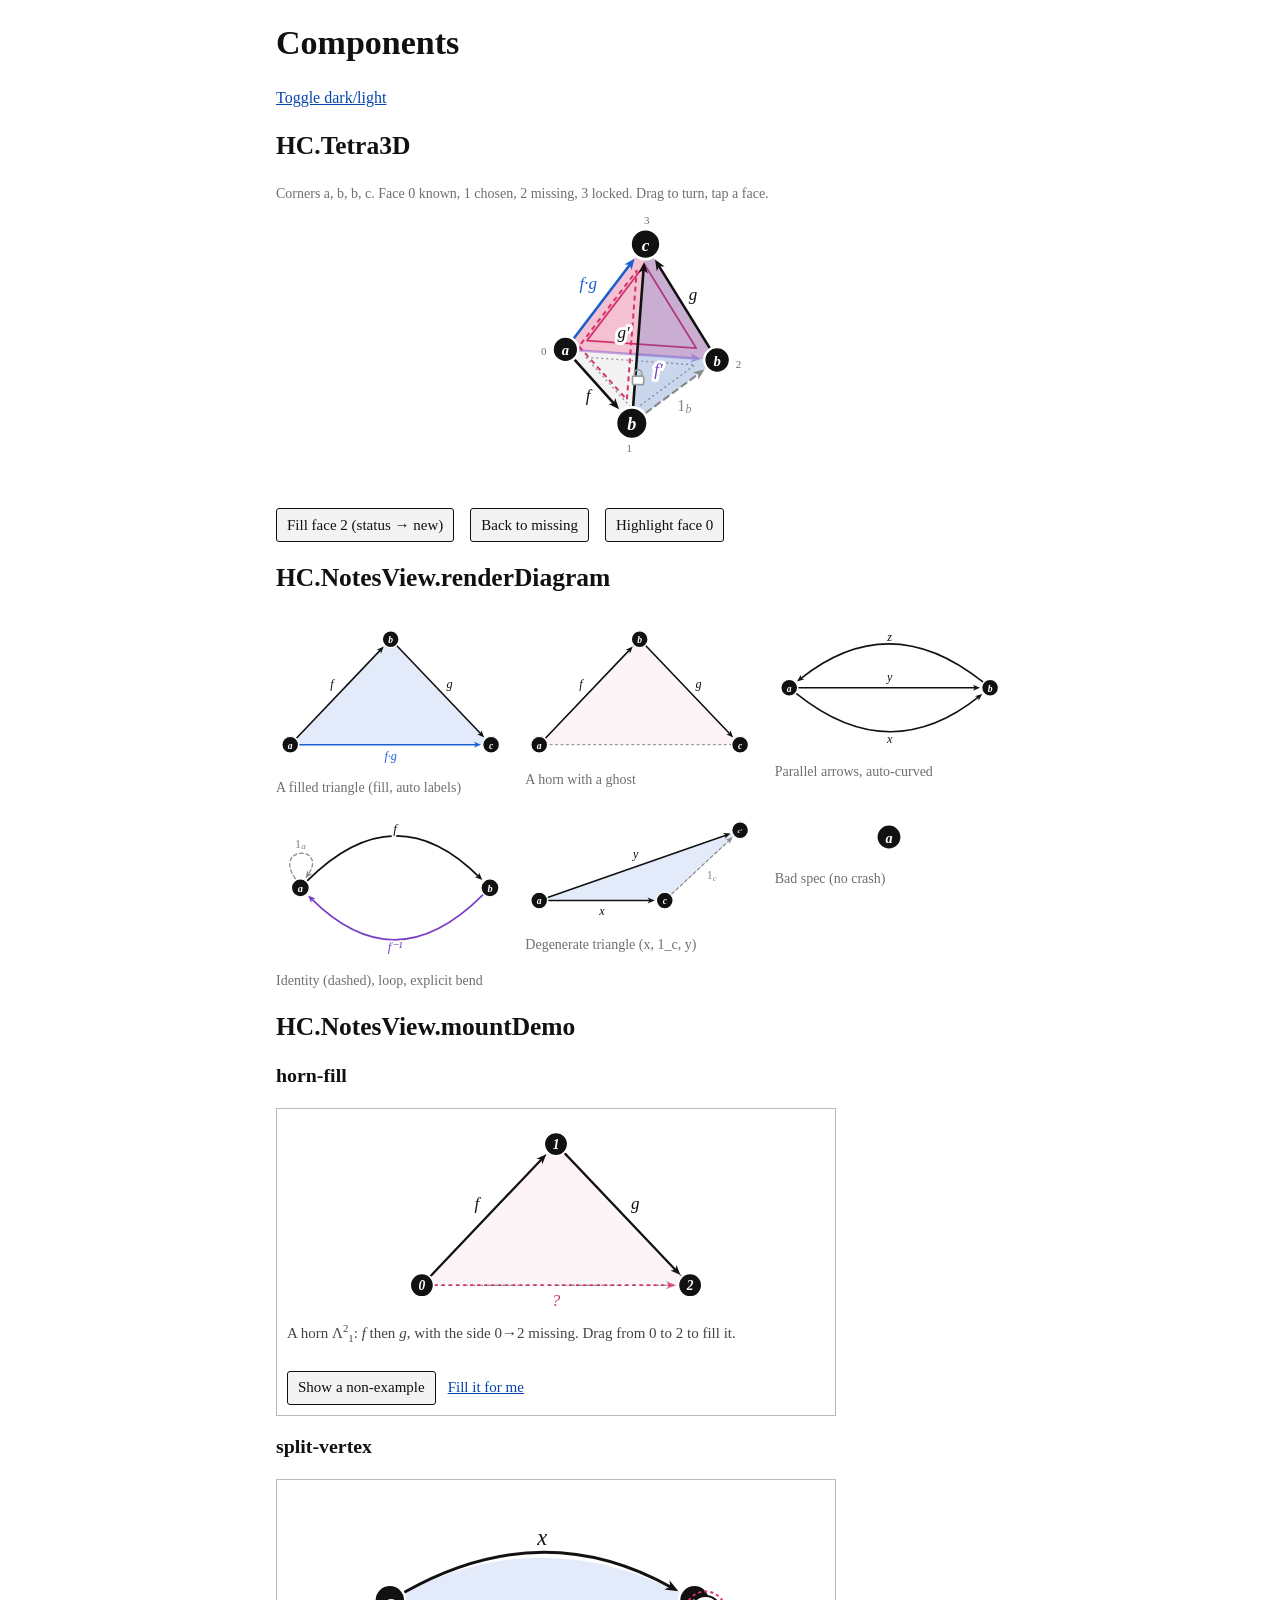
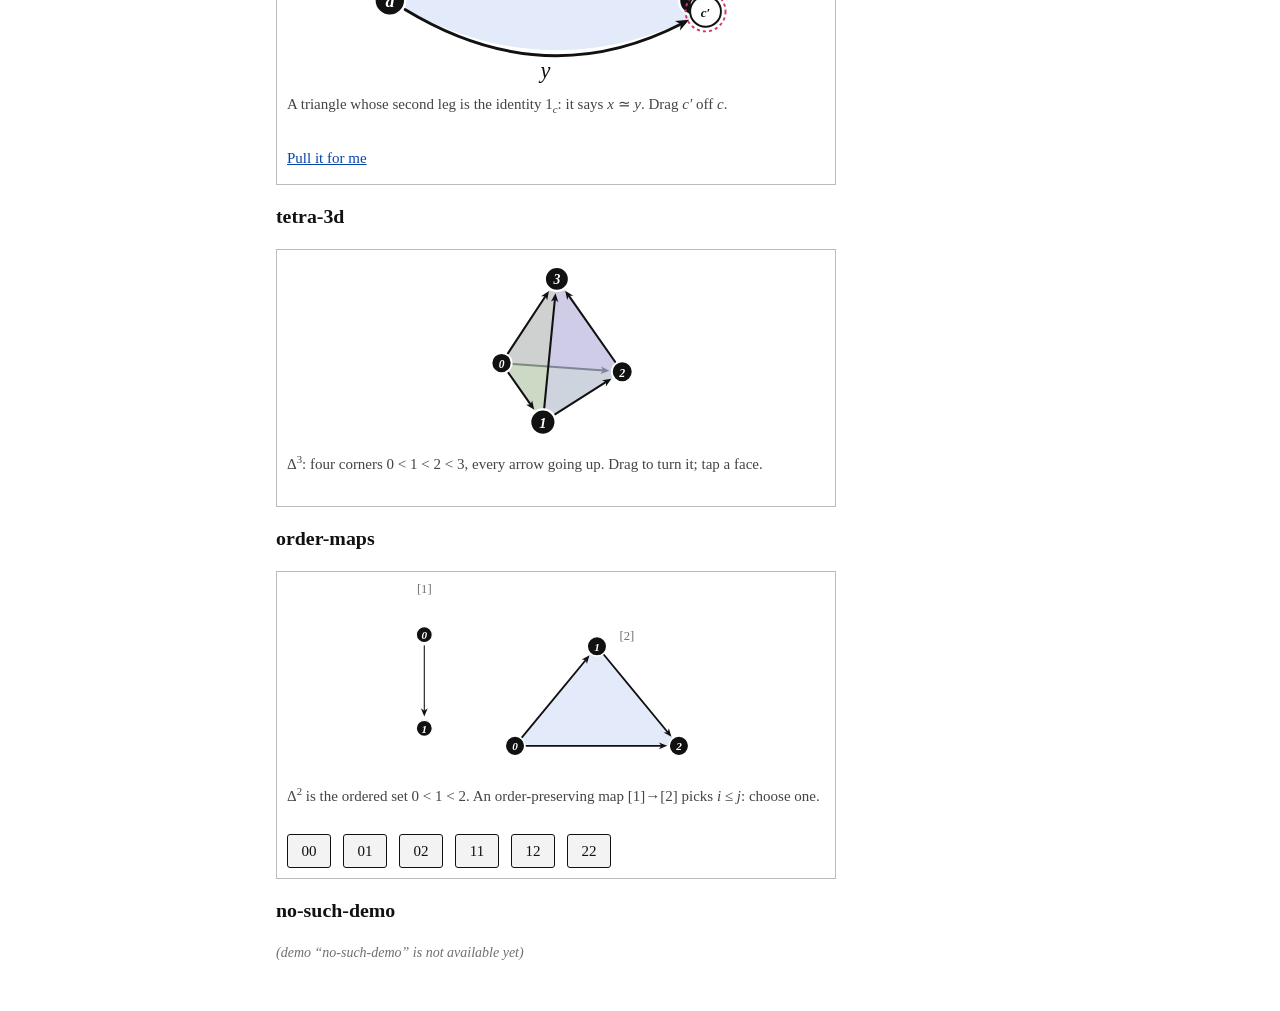
<file: components-demo.html>
<!doctype html>
<html lang="en">
<head>
<meta charset="utf-8">
<meta name="viewport" content="width=device-width, initial-scale=1">
<title>Hornfiller components</title>
<link rel="stylesheet" href="style.css">
<link rel="stylesheet" href="components.css">
<style>
  .cd-wrap h2 { overflow-wrap: anywhere; }
  .cd-wrap { max-width: 760px; margin: 0 auto; padding: 0 16px 40px; }
  .cd-row { display: flex; flex-wrap: wrap; gap: 8px 16px; align-items: center; }
  .cd-grid { display: grid; grid-template-columns: repeat(auto-fill, minmax(220px, 1fr)); gap: 8px 20px; }
  .cd-grid figure { margin: 0; }
  .cd-grid figcaption { font-size: 14px; color: var(--muted); }
  #t3-log { font-size: 14px; color: var(--muted); min-height: 1.5em; }
</style>
</head>
<body>
<div class="cd-wrap">
  <h1>Components</h1>
  <p class="cd-row"><button class="linklike" type="button" id="theme">Toggle dark/light</button></p>

  <h2>HC.Tetra3D</h2>
  <p class="muted">Corners a, b, b, c. Face 0 known, 1 chosen, 2 missing, 3 locked. Drag to turn, tap a face.</p>
  <div id="t3"></div>
  <p id="t3-log" aria-live="polite"></p>
  <p class="cd-row">
    <button class="mini" type="button" id="fill">Fill face 2 (status → new)</button>
    <button class="mini" type="button" id="unfill">Back to missing</button>
    <button class="mini" type="button" id="hl">Highlight face 0</button>
  </p>

  <h2>HC.NotesView.renderDiagram</h2>
  <div class="cd-grid" id="diagrams"></div>

  <h2>HC.NotesView.mountDemo</h2>
  <div id="demos"></div>
</div>
<script src="tetra3d.js"></script>
<script src="notesview.js"></script>
<script>
(function () {
  var root = document.documentElement;
  document.getElementById('theme').onclick = function () {
    var dark = root.getAttribute('data-theme') === 'dark' || (!root.getAttribute('data-theme') && matchMedia('(prefers-color-scheme: dark)').matches);
    root.setAttribute('data-theme', dark ? 'light' : 'dark');
  };

  var log = document.getElementById('t3-log');
  var model = {
    corners: [{ label: 'a' }, { label: 'b' }, { label: 'b' }, { label: 'c' }],
    edges: [
      { i: 0, j: 1, label: 'f', kind: 'given' },
      { i: 1, j: 2, label: '1_b', kind: 'identity' },
      { i: 2, j: 3, label: 'g', kind: 'given' },
      { i: 0, j: 2, label: 'f′', kind: 'solved' },
      { i: 1, j: 3, label: 'g′', kind: 'given' },
      { i: 0, j: 3, label: 'f·g', kind: 'composite' }
    ],
    faces: [
      { index: 0, status: 'known', label: '1_b·g ≃ g′' },
      { index: 1, status: 'chosen', label: 'f′·g ≃ f·g' },
      { index: 2, status: 'missing', label: 'f·g′ ≃ f·g' },
      { index: 3, status: 'locked', label: 'f ≃ f′' }
    ]
  };
  var hl = null;
  var t3 = HC.Tetra3D.mount(document.getElementById('t3'), model, {
    size: 300,
    onFaceClick: function (k) { var h = HC.Tetra3D.hornName(k); log.textContent = 'clicked face ' + k + ' — ' + h.plain + ' (tex ' + h.tex + ')'; },
    onFaceHover: function (k) { log.textContent = k == null ? '' : 'hover face ' + k; }
  });
  function setFace2(st) { model.faces[2].status = st; t3.update(model); }
  document.getElementById('fill').onclick = function () { setFace2('new'); };
  document.getElementById('unfill').onclick = function () { setFace2('missing'); };
  document.getElementById('hl').onclick = function () { hl = hl === 0 ? null : 0; t3.highlight(hl); };

  var D = [
    ['A filled triangle (fill, auto labels)', {
      dots: [{ id: 'a', label: 'a', x: 10, y: 50 }, { id: 'b', label: 'b', x: 50, y: 8 }, { id: 'c', label: 'c', x: 90, y: 50 }],
      arrows: [{ from: 'a', to: 'b', label: 'f' }, { from: 'b', to: 'c', label: 'g' }, { from: 'a', to: 'c', label: 'f·g', kind: 'composite' }],
      fills: [['a', 'b', 'c']] }],
    ['A horn with a ghost', {
      dots: [{ id: 'a', label: 'a', x: 10, y: 50 }, { id: 'b', label: 'b', x: 50, y: 8 }, { id: 'c', label: 'c', x: 90, y: 50 }],
      arrows: [{ from: 'a', to: 'b', label: 'f' }, { from: 'b', to: 'c', label: 'g' }],
      ghost: [['a', 'b', 'c']] }],
    ['Parallel arrows, auto-curved', {
      dots: [{ id: 'a', label: 'a', x: 10, y: 30 }, { id: 'b', label: 'b', x: 90, y: 30 }],
      arrows: [{ from: 'a', to: 'b', label: 'x' }, { from: 'a', to: 'b', label: 'y' }, { from: 'b', to: 'a', label: 'z' }] }],
    ['Identity (dashed), loop, explicit bend', {
      dots: [{ id: 'a', label: 'a', x: 15, y: 45 }, { id: 'b', label: 'b', x: 85, y: 45 }],
      arrows: [{ from: 'a', to: 'a', label: '1_a', dashed: true }, { from: 'a', to: 'b', label: 'f', bend: 0.25 }, { from: 'b', to: 'a', label: 'f⁻¹', bend: 0.25, kind: 'solved' }] }],
    ['Degenerate triangle (x, 1_c, y)', {
      dots: [{ id: 'a', label: 'a', x: 10, y: 40 }, { id: 'c', label: 'c', x: 60, y: 40 }, { id: 'c2', label: 'c′', x: 90, y: 12 }],
      arrows: [{ from: 'a', to: 'c', label: 'x' }, { from: 'c', to: 'c2', label: '1_c', dashed: true }, { from: 'a', to: 'c2', label: 'y' }],
      fills: [['a', 'c', 'c2']] }],
    ['Bad spec (no crash)', { dots: [{ id: 'a', x: 50, y: 30 }], arrows: [{ from: 'a', to: 'zz', label: 'q' }], fills: [['a', 'b', 'c']] }]
  ];
  var grid = document.getElementById('diagrams');
  D.forEach(function (d) {
    var fig = document.createElement('figure');
    fig.appendChild(HC.NotesView.renderDiagram(d[1]));
    var c = document.createElement('figcaption'); c.textContent = d[0]; fig.appendChild(c);
    grid.appendChild(fig);
  });

  var demos = document.getElementById('demos');
  ['horn-fill', 'split-vertex', 'tetra-3d', 'order-maps', 'no-such-demo'].forEach(function (id) {
    var h = document.createElement('h3'); h.textContent = id; demos.appendChild(h);
    HC.NotesView.mountDemo(demos, id);
  });
})();
</script>
</body>
</html>
</file>
<file: style.css>
/* Hornfiller. Plain page, the drawing does the talking. */
:root {
  --bg: #fff;
  --paper: #fff;
  --paper-2: #f3f3f3;
  --ink: #111;
  --ink-soft: #444;
  --muted: #6f6f6f;
  --line: #bbb;
  --accent: #d6336c;
  --accent-ink: #fff;
  --accent-soft: #fde7ef;
  --hi: #f5b700;
  --hi-soft: #fff4c7;
  --ok: #18794e;
  --ok-soft: #e3f4ea;
  --warn: #b3261e;
  --link: #0645ad;
  --k-given: #111;
  --k-composite: #1a5fd0;
  --k-solved: #7a3fc4;
  --k-identity: #8a8a8a;
  --tri0: #1a5fd0;
  --tri1: #d6336c;
  --tri2: #18794e;
  --tri3: #b98500;
  --tri-op: 0.12;
  --vol: #6a3fc0;              /* the faces of a solid */
  --dot: #111;
  --dot-ink: #fff;
  --halo: #fff;
  --locked: #999;
  --font-math: KaTeX_Math, "Cambria Math", Cambria, "STIX Two Math", "Times New Roman", serif;
  --font-up: KaTeX_Main, Cambria, "Times New Roman", serif;
}
@media (prefers-color-scheme: dark) {
  :root:not([data-theme="light"]) {
    --bg: #161616; --paper: #161616; --paper-2: #262626; --ink: #eee; --ink-soft: #c4c4c4; --muted: #949494;
    --line: #555; --accent: #ff7aa8; --accent-ink: #111; --accent-soft: #3a1c27;
    --hi: #ffd43b; --hi-soft: #3b3311; --ok: #69db9c; --ok-soft: #14301f; --warn: #ff8a80; --link: #8ab4f8;
    --k-given: #eee; --k-composite: #7cb4ff; --k-solved: #c9a3ff; --k-identity: #8c8c8c;
    --tri0: #7cb4ff; --tri1: #ff7aa8; --tri2: #69db9c; --tri3: #ffd43b; --tri-op: 0.16; --vol: #c9a3ff;
    --dot: #eee; --dot-ink: #161616; --halo: #161616; --locked: #777;
  }
}
:root[data-theme="dark"] {
  --bg: #161616; --paper: #161616; --paper-2: #262626; --ink: #eee; --ink-soft: #c4c4c4; --muted: #949494;
  --line: #555; --accent: #ff7aa8; --accent-ink: #111; --accent-soft: #3a1c27;
  --hi: #ffd43b; --hi-soft: #3b3311; --ok: #69db9c; --ok-soft: #14301f; --warn: #ff8a80; --link: #8ab4f8;
  --k-given: #eee; --k-composite: #7cb4ff; --k-solved: #c9a3ff; --k-identity: #8c8c8c;
  --tri0: #7cb4ff; --tri1: #ff7aa8; --tri2: #69db9c; --tri3: #ffd43b; --tri-op: 0.16; --vol: #c9a3ff;
  --dot: #eee; --dot-ink: #161616; --halo: #161616; --locked: #777;
}

*, *::before, *::after { box-sizing: border-box; }
html { -webkit-text-size-adjust: 100%; }
body { margin: 0; background: var(--bg); color: var(--ink); font: 17px/1.5 Georgia, "Times New Roman", serif; overflow-x: hidden; }
a { color: var(--link); }
a:hover { color: var(--accent); }
button { font: inherit; color: inherit; cursor: pointer; }
button:disabled { cursor: default; opacity: .5; }
:focus-visible { outline: 2px solid var(--link); outline-offset: 2px; }
.sr-only { position: absolute; width: 1px; height: 1px; overflow: hidden; clip: rect(0 0 0 0); white-space: nowrap; }
[hidden] { display: none !important; }
svg { display: block; }
h1, h2, h3 { font-weight: bold; line-height: 1.2; }
.note, .muted { color: var(--muted); font-size: 14px; }

/* math: KaTeX at body size, no boxes. Fallback (.mf) is plain serif italic. */
.katex { font-size: 1.05em; }
.katex-display { margin: .3em 0; }
.mf { font-family: var(--font-math); font-style: normal; white-space: nowrap; }
.mf i { font-style: italic; }
.mf .up { font-family: var(--font-up); font-style: normal; padding: 0 .08em; }
.mf sub, .mf sup { font-size: .7em; }

/* buttons: link-ish, plain, and the one you should press */
.ghost, .linklike { background: none; border: 0; padding: 0; color: var(--link); text-decoration: underline; font-size: 16px; }
.ghost:hover, .linklike:hover { color: var(--accent); }
.ghost.icon { text-decoration: none; display: inline-grid; place-items: center; width: 32px; height: 32px; }
.ghost.icon svg { width: 16px; height: 16px; fill: none; stroke: currentColor; stroke-width: 2; }
.ghost.icon svg .half { fill: currentColor; stroke: none; }
.ghost.mode b { color: var(--ink); }
.btn, .tool, .mini {
  display: inline-flex; align-items: center; gap: 6px;
  background: var(--paper-2); border: 1px solid var(--ink); border-radius: 3px; padding: 4px 12px; font-size: 16px; min-height: 36px;
}
.btn:hover:not(:disabled), .tool:hover, .mini:hover { background: var(--hi-soft); }
.btn:active:not(:disabled), .tool:active, .mini:active { transform: translateY(1px); }
.btn.primary { background: var(--ink); color: var(--bg); font-weight: bold; }
.btn.primary:hover { background: var(--accent); border-color: var(--accent); color: var(--accent-ink); }
.kbd { font: 12px ui-monospace, Consolas, monospace; font-weight: normal; opacity: .7; border: 1px solid currentColor; border-radius: 3px; padding: 0 4px; }
.mini { font-size: 15px; padding: 2px 10px; min-height: 34px; }

/* page frame */
.topbar, main, .foot { max-width: 1040px; margin: 0 auto; padding-left: 16px; padding-right: 16px; }
.topbar { display: flex; align-items: center; justify-content: space-between; gap: 12px; padding-top: 10px; padding-bottom: 6px; border-bottom: 1px solid var(--line); }
.brand { display: inline-flex; align-items: center; gap: 8px; background: none; border: 0; padding: 0; min-height: 32px; }
.logo { width: 22px; height: 22px; overflow: visible; }
.logo circle { fill: var(--ink); }
.logo-side { fill: none; stroke: var(--ink); stroke-width: 3; stroke-linejoin: round; }
.logo-miss { stroke: var(--accent); stroke-width: 3; stroke-dasharray: 3 4; stroke-linecap: round; animation: march 1.6s linear infinite; }
@keyframes march { to { stroke-dashoffset: -14; } }
.brand-name { font-weight: bold; font-size: 18px; }
.brand-name b { color: var(--accent); }
.top-actions { display: flex; align-items: center; gap: 14px; }
.screen { padding-bottom: 28px; }

/* map: it's a list */
#screen-map h1 { font-size: 30px; margin: 22px 0 6px; }
.lede { margin: 0 0 8px; padding-left: 22px; max-width: 640px; }
.progress { margin: 0; color: var(--muted); font-size: 15px; }
.worlds { max-width: 640px; }
.world { margin-top: 20px; }
.world h3 { margin: 0; font-size: 21px; }
.wnum { color: var(--muted); font-weight: normal; }
.wcount { color: var(--muted); font-weight: normal; font-size: 14px; }
.blurb { margin: 2px 0 0; color: var(--ink-soft); font-size: 16px; }
.path { margin: 6px 0 0; padding-left: 30px; }
.path li { padding: 1px 0; color: var(--muted); }
.path li::marker { font-size: 14px; }
.node { background: none; border: 0; padding: 4px 0; color: var(--link); text-decoration: underline; text-align: left; min-height: 32px; }
.node:hover { color: var(--accent); }
.path li.locked .node { color: var(--locked); text-decoration: none; cursor: not-allowed; }
.path li.current .node { font-weight: bold; }
.mark { display: inline-block; vertical-align: middle; color: var(--ok); }
.mark svg { width: 15px; height: 15px; stroke: currentColor; stroke-width: 2.6; stroke-linecap: round; stroke-linejoin: round; }
.star { color: var(--hi); margin-left: 2px; }
.bossmark { font-size: 12px; color: var(--accent); border: 1px solid var(--accent); border-radius: 3px; padding: 0 4px; font-style: italic; vertical-align: 1px; }
.here { color: var(--accent); font-size: 15px; }
.ending-link { margin-top: 20px; }

/* play */
.play-head { display: flex; flex-wrap: wrap; align-items: baseline; gap: 4px 14px; padding: 12px 0 2px; }
.back { flex: 0 0 auto; min-height: 32px; }
.play-head h2 { margin: 0; font-size: 26px; overflow-wrap: anywhere; }
.tag { font-size: 14px; color: var(--muted); }
.bullets { margin: 4px 0 10px; padding-left: 22px; max-width: 680px; }
.bullets li { margin: 0; }
.bullets.formal { list-style: none; padding-left: 0; font-style: italic; }
/* the task sits above the board, in the middle column */
.col-main .bullets { margin: 0 0 6px; padding-left: 0; max-width: none; font-size: 18px; line-height: 1.4; }
.play-grid { display: grid; grid-template-columns: minmax(0, 1fr) 290px; gap: 24px; align-items: start; }
.col-main, .col-side { min-width: 0; }
.col-side { display: grid; gap: 16px; align-content: start; position: sticky; top: 10px; max-height: calc(100vh - 20px); overflow-y: auto; overscroll-behavior: contain; }

.toolbar { display: flex; flex-wrap: wrap; gap: 6px; align-items: center; }
.tool { min-height: 40px; padding: 4px 10px 4px 7px; }
.tool svg { width: 20px; height: 20px; flex: 0 0 auto; stroke: currentColor; stroke-width: 1.8; stroke-linecap: round; stroke-linejoin: round; }
.tool svg circle { fill: currentColor; stroke: none; }
.tool.active, .tool.active:hover { background: var(--ink); color: var(--bg); }
.tool.newtool { animation: toolPulse 1.2s ease-out 1; }
@keyframes toolPulse { 0% { box-shadow: 0 0 0 0 var(--accent); } 100% { box-shadow: 0 0 0 9px transparent; } }
.tool-sep { width: 1px; height: 26px; background: var(--line); margin: 0 4px; }
.toolhint { display: flex; flex-wrap: wrap; align-items: center; gap: 4px 10px; min-height: 40px; font-size: 16px; padding: 4px 0; color: var(--ink-soft); }
.toolhint .say.muted { font-size: 15px; }
.chips { display: inline-flex; flex-wrap: wrap; gap: 6px; }
.chip { font-size: 16px; padding: 0 8px; border: 1px solid var(--accent); border-radius: 3px; color: var(--ink); }
.opt { font-size: 16px; }

/* win panel: small, above the board, never over it */
.winbox { border: 1px solid var(--ok); border-left-width: 5px; padding: 6px 12px 8px; margin: 8px 0 0; background: var(--ok-soft); }
.winbox.in { animation: winIn .28s cubic-bezier(.2, 1.4, .4, 1) both; }
@keyframes winIn { from { opacity: 0; transform: translateY(6px); } }
.winbox p { margin: 0; }
.winbox ul { margin: 4px 0 4px; padding-left: 20px; }
.win-h b { color: var(--ok); font-size: 19px; }
.win-act { margin-top: 6px !important; display: flex; flex-wrap: wrap; gap: 8px; }
.term { font-size: 15px; }
.proof { font-size: 15px; margin: 4px 0; color: var(--ink-soft); }
.qed { color: var(--ok); }

/* board */
.board-wrap { position: relative; border: 1px solid var(--ink); background: var(--paper); overflow: hidden; }
.board-wrap.won { animation: wonFlash .7s ease-out; }
@keyframes wonFlash { 0% { box-shadow: 0 0 0 0 var(--ok); border-color: var(--ok); } 100% { box-shadow: 0 0 0 10px transparent; } }
#board { width: 100%; height: auto; max-height: 64vh; min-height: 200px; touch-action: manipulation; user-select: none; -webkit-user-select: none; -webkit-tap-highlight-color: transparent; }
#board.placing { cursor: crosshair; }
.board-bg { fill: transparent; }
.board-empty { fill: var(--muted); font: italic 30px Georgia, serif; }

.edge { cursor: pointer; outline: none; transition: opacity .2s; }
.edge .hit { fill: none; stroke: transparent; stroke-width: 60; }
.edge .line { fill: none; stroke-width: 3.5; stroke-linecap: round; transition: stroke .15s, stroke-width .15s; }
.edge.k-given .line { stroke: var(--k-given); }
.edge.k-composite .line { stroke: var(--k-composite); }
.edge.k-solved .line { stroke: var(--k-solved); }
.edge.k-identity .line { stroke: var(--k-identity); stroke-dasharray: 9 7; stroke-width: 3; }
.ah { stroke: none; }
.ah-given { fill: var(--k-given); }
.ah-composite { fill: var(--k-composite); }
.ah-solved { fill: var(--k-solved); }
.ah-identity { fill: var(--k-identity); }
.ah-sel { fill: var(--accent); }
.ah-hi { fill: var(--hi); }
.elabel { font-family: var(--font-math); font-style: italic; fill: var(--ink); paint-order: stroke; stroke: var(--halo); stroke-width: 9px; stroke-linejoin: round; }
.elabel .sub { font-size: 70%; font-style: italic; }
.edge.k-composite .elabel { fill: var(--k-composite); }
.edge.k-solved .elabel { fill: var(--k-solved); }
.edge.k-identity .elabel { fill: var(--k-identity); font-family: var(--font-up); font-style: normal; }
.edge.k-identity .elabel .sub { font-family: var(--font-math); font-style: italic; }
.iso { font: 26px var(--font-up); fill: var(--ink); paint-order: stroke; stroke: var(--halo); stroke-width: 8px; pointer-events: none; }
.edge:hover .line, .edge:focus-visible .line { stroke-width: 6; }
.edge:focus-visible .elabel { text-decoration: underline; }
.edge.hi .line { stroke: var(--hi); stroke-width: 6.5; }
.edge.sel .line { stroke: var(--accent); stroke-width: 7; stroke-dasharray: none; }
.edge.sel .elabel { fill: var(--accent); font-weight: 700; }
.edge.dim { opacity: .35; }
.edge.pulse .line { animation: linePulse 1.3s ease-in-out infinite; }
@keyframes linePulse { 50% { stroke: var(--accent); stroke-width: 7; } }
.edge.shake { animation: shakeX .38s ease-in-out; }

.tri { stroke: none; pointer-events: none; fill-opacity: var(--tri-op); transition: fill-opacity .2s; }
.tri.tc0 { fill: var(--tri0); } .tri.tc1 { fill: var(--tri1); } .tri.tc2 { fill: var(--tri2); } .tri.tc3 { fill: var(--tri3); }
.tri.hi, .tri.sel { fill: var(--hi); fill-opacity: .4; }
.tet { fill: url(#hatch); stroke: none; pointer-events: none; }
.hatch-line { stroke: var(--ink); stroke-width: 1.4; stroke-opacity: .28; }
.tet.fresh { animation: fadeIn .6s ease-out both; }

.vert { cursor: pointer; outline: none; }
.vert.dim { opacity: .35; }
.vhit { fill: transparent; }
.vring { fill: none; stroke: transparent; stroke-width: 3; }
.vdot { fill: var(--dot); stroke: var(--paper); stroke-width: 3; transition: fill .15s; }
.vlabel { fill: var(--dot-ink); font: italic 700 25px var(--font-math); pointer-events: none; }
.vlabel .sub { font-size: 70%; }
.vert:hover .vring, .vert:focus-visible .vring { stroke: var(--muted); stroke-dasharray: 4 4; }
.vert.sel .vdot { fill: var(--accent); }
.vert.sel .vring { stroke: var(--accent); }
.vert.sel .vlabel { fill: var(--accent-ink); }
.vert.pulse .vring { stroke: var(--accent); animation: ringPulse 1.3s ease-in-out infinite; transform-box: fill-box; transform-origin: center; }
@keyframes ringPulse { 50% { transform: scale(1.25); opacity: .4; } }
.vbody.shake { animation: shakeX .38s ease-in-out; }
#board.big .vlabel { font-size: 34px; }
#board.big .iso { font-size: 36px; }
#board.big .edge .line { stroke-width: 5; }
#board.big .edge.k-identity .line { stroke-width: 4; }
#board.big .edge.hi .line { stroke-width: 8.5; }
#board.big .edge.sel .line { stroke-width: 9; }
#board.big .edge .hit { stroke-width: 80; }
#board.big .ptag text { font-size: 22px; }
.ptag circle { fill: var(--accent); stroke: var(--halo); stroke-width: 3; }
.ptag text { fill: var(--accent-ink); font: 700 17px sans-serif; }

/* new things draw themselves */
.edge.fresh { animation: fadeIn .4s ease-out both; }
.edge.fresh .line.draw { stroke-dasharray: 1; stroke-dashoffset: 1; animation: draw .5s ease-out forwards; }
.edge.fresh .elabel { animation: popIn .35s cubic-bezier(.3, 1.6, .5, 1) .3s both; transform-box: fill-box; transform-origin: center; }
.tri.fresh { animation: triIn .8s ease-out both; }
.vbody.fresh { animation: popIn .35s cubic-bezier(.3, 1.6, .5, 1) both; transform-box: fill-box; transform-origin: center; }
.peeled { pointer-events: none; animation: fallAway .9s cubic-bezier(.5, 0, .9, .6) forwards; transform-box: view-box; }
@keyframes fallAway { 0% { opacity: 1; transform: none; } 100% { opacity: 0; transform: translateY(260px) rotate(4deg); } }
@keyframes draw { to { stroke-dashoffset: 0; } }
@keyframes fadeIn { from { opacity: 0; } }
@keyframes popIn { from { opacity: 0; transform: scale(.4); } }
@keyframes triIn { 0% { fill-opacity: 0; } 40% { fill-opacity: .45; } 100% { fill-opacity: var(--tri-op); } }
@keyframes shakeX { 20% { transform: translateX(-7px); } 45% { transform: translateX(6px); } 70% { transform: translateX(-3px); } 90% { transform: translateX(1px); } }

.under { display: flex; flex-wrap: wrap; justify-content: space-between; align-items: center; gap: 4px 12px; margin-top: 4px; min-height: 28px; }
.moves { font-size: 14px; color: var(--muted); }
.moves.over { color: var(--ink-soft); }
.skel { display: inline-flex; align-items: center; gap: 4px; }
.seg { background: none; border: 1px solid var(--line); border-radius: 3px; padding: 0 8px; min-height: 30px; font-size: 15px; }
.seg[aria-pressed="true"] { border-color: var(--ink); background: var(--paper-2); }

.actions { display: flex; flex-wrap: wrap; gap: 6px; margin-top: 8px; }
.spacer { flex: 1 1 auto; }
.toolbar.shake, .btn.shake { animation: shakeX .38s ease-in-out; }
.hints { margin: 10px 0 0; padding-left: 24px; max-width: 640px; }
.hints li { margin-bottom: 4px; background: var(--hi-soft); padding: 2px 6px; animation: fadeIn .3s ease-out both; }

/* side: goal, rulebook and facts are just lists */
.panel { min-width: 0; }
.panel h3 { margin: 0 0 6px; font-size: 18px; border-bottom: 1px solid var(--line); display: flex; align-items: baseline; gap: 8px; }
.count { font-weight: normal; font-size: 14px; color: var(--muted); }
.goals, .rulebook { list-style: none; margin: 0; padding: 0; }
.goals li { display: flex; align-items: center; gap: 8px; min-width: 0; padding: 3px 0; font-size: 17px; }
.goals li.free { color: var(--muted); font-size: 15px; }
.goals .box { flex: 0 0 auto; width: 18px; height: 18px; border: 1.5px solid var(--ink); display: grid; place-items: center; }
.goals .box svg { width: 14px; height: 14px; stroke: var(--bg); stroke-width: 3; stroke-linecap: round; stroke-linejoin: round; }
.goals li.ok .box { background: var(--ok); border-color: var(--ok); }
.goals li.just .box { animation: tick .45s cubic-bezier(.3, 1.8, .5, 1); }
.goals li.just .pat { animation: flashOk .9s ease-out; }
@keyframes tick { 0% { transform: scale(.3); } 100% { transform: scale(1); } }
@keyframes flashOk { 0% { background: var(--ok-soft); } }
.goals .pat { overflow-wrap: anywhere; min-width: 0; }
.goals li.ok .pat { color: var(--ok); }
.goals li.struck .pat { text-decoration: line-through; color: var(--muted); }
.goals .now { color: var(--muted); font-size: 14px; }
.rulebook li { padding: 2px 0; font-size: 17px; }
.rulebook li.blank:not(.filled) { color: var(--muted); }
.rulebook li.just { animation: flourish 1s ease-out; }
@keyframes flourish { 0% { background: var(--hi); } 100% { background: transparent; } }

.facts { max-height: 50vh; overflow-y: auto; }
.fact {
  display: grid; grid-template-columns: 6px minmax(0, 1fr) auto auto; align-items: center; gap: 8px;
  text-align: left; width: 100%; min-height: 40px; padding: 3px 6px 3px 0;
  background: none; border: 0; border-bottom: 1px dotted var(--line); font-size: 17px; transition: opacity .2s;
}
.fact .swatch { width: 6px; align-self: stretch; background: var(--tri0); }
.fact.tc1 .swatch { background: var(--tri1); } .fact.tc2 .swatch { background: var(--tri2); } .fact.tc3 .swatch { background: var(--tri3); }
.fact.solid .swatch { background: repeating-linear-gradient(45deg, var(--ink) 0 1px, transparent 1px 4px); opacity: .5; }
.ftext { overflow-wrap: anywhere; min-width: 0; }
.fact.homotopy .ftext { color: var(--k-solved); }
.fkind { font-size: 12px; color: var(--muted); font-style: italic; }
.fkind.k-filled { color: var(--ok); }
.pnum:empty { display: none; }
.pnum { display: grid; place-items: center; width: 20px; height: 20px; border-radius: 50%; background: var(--accent); color: var(--accent-ink); font: bold 12px sans-serif; }
.fact:hover, .fact:focus-visible, .fact.pinned { background: var(--hi-soft); }
.fact.picked { background: var(--accent-soft); }
.fact.dim { opacity: .35; }
.fact.pulse { animation: cardPulse 1.3s ease-in-out infinite; }
@keyframes cardPulse { 50% { background: var(--accent-soft); } }
.fact.fresh { animation: cardIn .7s ease-out both; }
.fact.shake { animation: shakeX .38s ease-in-out; }
@keyframes cardIn { from { opacity: 0; background: var(--hi-soft); } }
.empty { color: var(--muted); font-size: 15px; margin: 4px 0; font-style: italic; }

/* tetrahedron pop: corner of the board, short, click-through */
.tetrapop { position: absolute; top: 6px; right: 6px; width: min(150px, 40%); z-index: 3; pointer-events: none; }
.tp-card { background: var(--paper); border: 1px solid var(--ok); padding: 4px 6px 6px; text-align: center; }
.tetrapop.show .tp-card { animation: popIn .25s cubic-bezier(.3, 1.6, .5, 1) both; transform-origin: top right; }
.tetrapop.out .tp-card { animation: fadeOut .3s ease-in forwards; }
@keyframes fadeOut { to { opacity: 0; } }
.tp-head { font-size: 13px; color: var(--ok); }
.tp-card svg { width: 100%; height: auto; margin: 2px 0; overflow: visible; }
.tp-face { stroke: none; }
.tp-face.lit { fill: var(--tri0); fill-opacity: .28; }
.tp-face.lit.back { fill-opacity: .14; }
.tetrapop.show .tp-face.lit { animation: faceLit .3s ease-out both; animation-delay: var(--d); }
.tp-face.newf { fill: var(--ok); fill-opacity: .6; transform-box: fill-box; transform-origin: center; }
.tetrapop.show .tp-face.newf { animation: facePop .45s cubic-bezier(.3, 1.7, .5, 1) both; animation-delay: var(--d); }
.tp-edges path { fill: none; stroke: var(--ink); stroke-width: 2.2; stroke-linejoin: round; }
.tp-v { fill: var(--dot); }
.tp-cap { font-size: 15px; color: var(--ok); line-height: 1.3; }
@keyframes faceLit { from { fill-opacity: 0; } 60% { fill-opacity: .5; } }
@keyframes facePop { 0% { opacity: 0; transform: scale(.1); } 100% { opacity: 1; transform: scale(1); } }

body.mode-math .tetrapop { width: min(220px, 56%); }
body.mode-math .tp-cap { font-size: 13px; }

/* ending */
.ending { max-width: 660px; margin: 0 auto; }
.ending h1 { font-size: 28px; margin: 10px 0 10px; }
.ending-body p { margin: 0 0 12px; }

.foot { display: flex; flex-wrap: wrap; gap: 4px 18px; justify-content: space-between; padding-top: 10px; padding-bottom: 20px; font-size: 14px; color: var(--muted); border-top: 1px solid var(--line); }
.foot-links { display: flex; gap: 14px; flex-wrap: wrap; }
.foot .linklike { font-size: 14px; }
.foot .linklike[disabled] { opacity: .4; cursor: not-allowed; text-decoration: none; }

/* glossary drawer */
.drawer-shade { position: fixed; inset: 0; z-index: 20; display: grid; place-items: stretch end; background: rgba(0, 0, 0, .35); }
.drawer { width: min(460px, 100%); height: 100%; overflow-y: auto; background: var(--paper); border-left: 1px solid var(--ink); padding: 16px; }
.drawer-head { display: flex; align-items: baseline; justify-content: space-between; }
.drawer-head h2 { margin: 0 0 6px; font-size: 24px; }
/* the glossary is a reference: a fixed head and search box, and a scrolling body of cards */
.drawer-gloss { width: min(940px, 100%); display: flex; flex-direction: column; overflow: hidden; }
.gl-tools { flex: 0 0 auto; margin-top: 8px; }
.gl-search { width: 100%; font: inherit; font-size: 16px; padding: 6px 10px; border: 1px solid var(--ink); background: var(--paper); color: var(--ink); }
.gl-search:focus { outline: 2px solid var(--ink); outline-offset: 1px; }
.gl-index { display: flex; flex-wrap: wrap; gap: 5px; margin-top: 8px; }
.gl-chip { font: inherit; font-size: 13px; min-height: 26px; padding: 1px 10px; border: 1px solid var(--line); background: none; color: var(--ink-soft); cursor: pointer; }
.gl-chip:hover { border-color: var(--ink); color: var(--ink); }
.gl-chip[aria-pressed="true"] { background: var(--ink); border-color: var(--ink); color: var(--bg); }
.gl-list { flex: 1 1 auto; overflow-y: auto; margin-top: 12px; padding-right: 6px; padding-bottom: 10px; }
.gl-sec { margin-top: 18px; }
.gl-sec:first-child { margin-top: 2px; }
.gl-grid { display: grid; grid-template-columns: repeat(auto-fill, minmax(272px, 1fr)); gap: 10px 12px; align-items: start; }
.gl-card { border: 1px solid var(--line); border-left: 3px solid var(--line); padding: 8px 10px 10px; min-width: 0; }
.gl-card.essential { border-left-color: var(--accent); }
.gl-card.locked { border-style: dashed; border-left-style: solid; border-left-color: var(--line); opacity: .45; transition: opacity .16s ease-out; }
/* hover (or keyboard focus) brings a not-yet-unlocked entry back up to full contrast so it can be read */
.gl-card.locked:hover, .gl-card.locked:focus-within { opacity: 1; }
.gl-card.locked:hover .gl-term, .gl-card.locked:focus-within .gl-term { color: var(--ink); }
.gl-card.locked:hover .gl-plain-locked, .gl-card.locked:focus-within .gl-plain-locked { color: var(--ink); }
.gl-term { margin: 0; font-size: 16px; font-weight: bold; display: flex; flex-wrap: wrap; align-items: baseline; gap: 6px; }
.gl-tag { font-weight: normal; font-size: 11px; color: var(--muted); border: 1px solid var(--line); padding: 0 4px; border-radius: 3px; }
.gl-plain { margin: 4px 0 0; font-size: 15px; }
.gl-plain-locked { color: var(--ink-soft); }
.gl-formal { margin: 5px 0 0; font-size: 14px; color: var(--ink-soft); }
.gl-formal.first { color: var(--ink); font-size: 15px; }
.gl-lock { margin: 4px 0 0; font-size: 14px; color: var(--muted); font-style: italic; }
.gl-card.locked .gl-term { color: var(--ink-soft); }
.gl-lbl { font-size: 11px; letter-spacing: .07em; text-transform: uppercase; color: var(--muted); margin-right: 4px; }
.gl-eg { margin: 6px 0 0; font-size: 14px; color: var(--ink); }
.gl-eg .gl-lbl { color: var(--k-composite); }
.gl-met { margin: 5px 0 0; font-size: 13px; color: var(--muted); }
.gl-met .linklike { font-size: 13px; }
.gl-see { margin: 6px 0 0; display: flex; flex-wrap: wrap; align-items: baseline; gap: 4px 6px; }
.gl-ref { font: inherit; font-size: 12px; line-height: 1.4; padding: 0 7px; border: 1px solid var(--line); border-radius: 10px; background: none; color: var(--ink-soft); cursor: pointer; }
.gl-ref:hover { border-color: var(--ink); color: var(--ink); }
.gl-go { text-align: left; }
.gl-empty { margin: 16px 0; font-size: 16px; }
.gl-card.flash { animation: flourish 1.4s ease-out; }

.toast {
  position: fixed; left: 50%; bottom: 16px; z-index: 30; transform: translate(-50%, 140%);
  max-width: min(520px, calc(100vw - 32px)); padding: 6px 14px; background: var(--ink); color: var(--bg); font-size: 16px;
  transition: transform .2s ease-out, opacity .2s; opacity: 0; pointer-events: none;
}
.toast.show { transform: translate(-50%, 0); opacity: 1; }
.toast.ok { border-left: 5px solid var(--ok); }
.toast.warn { border-left: 5px solid var(--warn); }
.toast.info { border-left: 5px solid var(--k-composite); }

@media (max-width: 899px) {
  .play-grid { grid-template-columns: minmax(0, 1fr); }
  /* one column: the two note panels float above the board instead of trailing it */
  .col-side { display: contents; }
  #briefing { order: -2; }
  #explain { order: -1; }
  .facts { max-height: none; }
}
@media (max-width: 520px) {
  body { font-size: 16px; }
  .play-head h2 { font-size: 22px; }
  .tool { font-size: 15px; padding: 4px 8px 4px 6px; }
  .tetrapop { width: min(120px, 38%); }
  .top-actions { gap: 10px; }
}
@media (prefers-reduced-motion: reduce) {
  *, *::before, *::after { animation-duration: .001ms !important; animation-delay: 0s !important; animation-iteration-count: 1 !important; transition-duration: .001ms !important; }
  .logo-miss { animation: none; }
}

/* tool groups */
.tool-group { flex-basis: 100%; font-size: 13px; color: var(--muted); font-style: italic; margin-top: 2px; border-top: 1px dotted var(--line); padding-top: 2px; }
.unlock { display: flex; align-items: center; gap: 8px; margin: 4px 0 !important; }
.unlock svg { width: 22px; height: 22px; flex: 0 0 auto; stroke: var(--ok); stroke-width: 1.8; fill: none; stroke-linecap: round; stroke-linejoin: round; }
.winbox.in .unlock svg { animation: tick .5s cubic-bezier(.3, 1.8, .5, 1) .2s both; }

/* the trip panel: the heart of the game */
.trip { border: 1px solid var(--ink); border-top: 0; padding: 6px 10px 6px; background: var(--paper); }
.trip-head { display: flex; flex-wrap: wrap; align-items: baseline; gap: 4px 10px; }
.trip-head .linklike { margin-left: auto; font-size: 14px; }
.trip-err { margin: 4px 0; color: var(--warn); }
.trip-body { display: flex; gap: 8px; align-items: flex-start; }
.trip-slots { flex: 1 1 auto; min-width: 0; }
.tslot { display: grid; grid-template-columns: 18px 128px minmax(0, 1fr); align-items: center; gap: 2px 8px; padding: 3px 0; border-bottom: 1px dotted var(--line); min-height: 38px; }
.tslot:last-child { border-bottom: 0; }
.tk { font-weight: bold; color: var(--muted); }
.tslot.set .tk { color: var(--ok); }
.tslot.want .tk { color: var(--accent); }
.tlab { font-size: 14px; color: var(--muted); }
.tval { display: flex; flex-wrap: wrap; align-items: center; gap: 4px 6px; min-width: 0; }
.tfact { color: var(--ink); }
.tfact.claimed { color: var(--ok); font-weight: bold; animation: tick .5s cubic-bezier(.3, 1.8, .5, 1); display: inline-block; }
.ttmpl.unknown { color: var(--muted); }
.ttmpl { color: var(--ink-soft); }
.tmust { color: var(--accent); }
.chip-f { font-size: 15px; min-height: 32px; }
.tx { font-size: 13px; }
.btn.claim { background: var(--accent); border-color: var(--accent); color: var(--accent-ink); font-weight: bold; min-height: 34px; padding: 2px 14px; }
.btn.claim:hover { background: var(--ink); border-color: var(--ink); color: var(--bg); }
.btn.claim.locked { background: var(--paper-2); border-color: var(--line); color: var(--muted); font-weight: normal; }
.btn.claim.pulse { animation: toolPulse 1.2s ease-out infinite; }
.lock { width: 13px; height: 13px; stroke: currentColor; stroke-width: 1.6; fill: none; }
.lock rect { fill: currentColor; fill-opacity: .25; }
.trip-rule { margin: 4px 0 0; font-size: 14px; color: var(--ink-soft); font-style: italic; }
.trip-sketch { width: 96px; flex: 0 0 96px; overflow: visible; }
.sk-face { fill: transparent; stroke: none; transition: fill .2s; }
.sk-face.lit { fill: var(--tri0); fill-opacity: .25; }
.sk-face.want { fill: var(--accent); fill-opacity: .12; stroke: var(--accent); stroke-dasharray: 3 3; stroke-width: 1.5; animation: wantPulse 1.4s ease-in-out infinite; }
.sk-face.newf { fill: var(--ok); fill-opacity: .55; transform-box: fill-box; transform-origin: center; animation: facePop .45s cubic-bezier(.3, 1.7, .5, 1) both; }
@keyframes wantPulse { 50% { fill-opacity: .3; } }
.sk-edge { stroke: var(--ink); stroke-width: 1.4; stroke-opacity: .55; }
.sk-edge.spine { stroke-width: 2.4; stroke-opacity: 1; stroke: var(--accent); }
.sk-v { fill: var(--dot); }
.sk-l { font: italic 12px var(--font-math); fill: var(--ink-soft); }
@media (max-width: 520px) {
  .tslot { grid-template-columns: 16px minmax(0, 1fr); }
  .tlab { grid-column: 2; font-size: 13px; line-height: 1.2; }
  .tval { grid-column: 2; }
  .trip-sketch { width: 72px; flex-basis: 72px; }
}

/* ===== SPEC4: touchable board, tetrahedron panel, learning ===== */
.toast.show { pointer-events: auto; }
.toast .toast-link { color: inherit; font-size: inherit; }

/* tool keys */
.tkey { margin-left: 2px; font-size: 11px; padding: 0 3px; }
.tool.active .tkey { border-color: currentColor; }

/* show bar */
.showbar { display: flex; flex-wrap: wrap; align-items: center; gap: 4px; margin: 2px 0 4px; }
.showbar .seg { font-size: 14px; min-height: 30px; }
.showbar .seg[aria-pressed="false"] { color: var(--muted); text-decoration: line-through; }
.showbar .seg[data-act] { text-decoration: none; color: inherit; }
.showbar .seg[data-act="unfold"][aria-pressed="true"] { border-color: var(--accent); color: var(--accent); }

/* dragging */
.vert { touch-action: none; cursor: grab; }
#board.dragging, #board.dragging .vert { cursor: grabbing; }
#board.dragging .edge .line { transition: none; }

/* isolate, selected arrow, number badges */
.edge.isodim, .vert.isodim { opacity: .18; }
.tri.isodim { fill-opacity: .03; }
.fact.isolated { outline: 2px solid var(--hi); outline-offset: -2px; }
.edge.selinfo .line { stroke: var(--link); stroke-width: 6; }
.edge.selinfo .elabel { fill: var(--link); }
.kbadge-svg rect { fill: var(--paper); stroke: var(--muted); stroke-width: 1.5; }
.kbadge-svg text { fill: var(--ink-soft); font: 700 16px ui-monospace, Consolas, monospace; }
#board.big .kbadge-svg { transform-box: fill-box; }
.kbadge { display: inline-grid; place-items: center; min-width: 18px; height: 18px; border: 1px solid var(--muted); border-radius: 3px; font: 11px ui-monospace, Consolas, monospace; color: var(--ink-soft); }
.fact { grid-template-columns: 6px 54px minmax(0, 1fr) auto auto auto; }

/* overlap chooser and rename box */
.chooser { position: absolute; z-index: 4; background: var(--paper); border: 1px solid var(--ink); padding: 3px 6px; display: flex; flex-wrap: wrap; gap: 4px; align-items: center; max-width: 80%; }
.chooser .mini.on { border-color: var(--accent); background: var(--accent-soft); }
.rename { position: absolute; z-index: 5; width: 110px; font: italic 18px var(--font-math); padding: 2px 6px; border: 2px solid var(--link); background: var(--paper); color: var(--ink); }

/* goal ghost */
.goals li.ghostable { cursor: pointer; }
.goals li.ghostable:hover .pat, .goals li.showing .pat { background: var(--hi-soft); }
.goal-ghost { fill: var(--hi); fill-opacity: .14; stroke: var(--hi); stroke-width: 4; stroke-dasharray: 12 9; stroke-linejoin: round; pointer-events: none; }
.goal-ghost-edge { stroke: var(--hi); stroke-width: 4; stroke-dasharray: 10 8; fill: none; pointer-events: none; }
.goal-q { font: italic 700 30px var(--font-math); fill: var(--ink); paint-order: stroke; stroke: var(--halo); stroke-width: 8px; pointer-events: none; }

/* unfolded identities */
.tri.unf { fill-opacity: calc(var(--tri-op) * 1.8); }
.unf-edge .line { fill: none; stroke: var(--k-given); stroke-width: 3; stroke-dasharray: 8 6; opacity: .75; }
.unf-edge.unf-id .line { stroke: var(--k-identity); stroke-dasharray: none; }
.unf-edge .elabel { opacity: .9; }
.ghostv .vdot { fill: var(--paper); stroke: var(--dot); stroke-width: 3; stroke-dasharray: 5 4; }
.ghostv .vlabel { fill: var(--ink); }

/* mini triangle pictures on fact cards */
.mini-tri { width: 54px; height: 32px; overflow: visible; }
.mt-fill { stroke: none; fill-opacity: .22; }
.mt-fill.tc0 { fill: var(--tri0); } .mt-fill.tc1 { fill: var(--tri1); } .mt-fill.tc2 { fill: var(--tri2); } .mt-fill.tc3 { fill: var(--tri3); }
.mt-e { stroke: var(--ink); stroke-width: 1.4; fill: none; }
.mt-e.id { stroke: var(--k-identity); stroke-dasharray: 3 2; }
.mt-v { fill: var(--dot); }
.mt-l { font: italic 10px var(--font-math); fill: var(--ink-soft); }

/* tetrahedron panel */
.trip-body { align-items: flex-start; flex-wrap: wrap; }
.trip-view { flex: 0 0 auto; width: 220px; max-width: 100%; }
.trip-view .trip-sketch { width: 100%; flex: none; }
.trip-view .t3 { width: 100%; height: auto; }
.trip-slots { flex: 1 1 260px; }
.tslot { grid-template-columns: 112px minmax(0, 1fr); }
.tcorn { font-style: italic; font-family: var(--font-math); color: var(--ink-soft); }
.tcorn sub { font-style: normal; font-size: 10px; color: var(--muted); }
.tslot.locked .tlab, .tslot.want .tlab { color: var(--accent); }
.tslot.new .tfact { color: var(--ok); }
.trip-horn { margin: 2px 0 0; font-size: 14px; color: var(--ink-soft); }
.sk-face.known, .sk-face.chosen { fill: var(--tri0); fill-opacity: .25; cursor: pointer; }
.sk-face.chosen { fill-opacity: .4; }
.sk-face.missing { fill: var(--accent); fill-opacity: .12; stroke: var(--accent); stroke-dasharray: 3 3; stroke-width: 1.5; }
.sk-face.locked { fill: var(--muted); fill-opacity: .15; stroke: var(--muted); stroke-dasharray: 3 3; }
.sk-face.new { fill: var(--ok); fill-opacity: .55; }
.sk-face.unknown { fill: transparent; }
.sk-ahp { fill: var(--ink); }
.sk-el { font: italic 11px var(--font-math); fill: var(--ink); paint-order: stroke; stroke: var(--paper); stroke-width: 3px; }
.sk-el.q { fill: var(--accent); }
.sk-i { font: 8px sans-serif; fill: var(--muted); }
.sk-lock rect { fill: var(--muted); } .sk-lock path { stroke: var(--muted); stroke-width: 1.4; }
@media (max-width: 520px) {
  .tslot { grid-template-columns: minmax(0, 1fr); }
  .trip-view { width: 100%; }
  .trip-view .t3 { max-width: 240px; margin: 0 auto; display: block; }
}

/* briefing, note offer, explain, why */
.briefing { border: 1px solid var(--line); border-left: 4px solid var(--k-composite); padding: 8px 12px 10px; max-width: 680px; }
.brief-head { display: flex; align-items: flex-start; gap: 8px; }
.brief-t { margin: 0; font-size: 18px; flex: 1 1 auto; }
.brief-x { flex: 0 0 auto; font-size: 15px; line-height: 1; padding: 1px 3px; color: var(--muted); }
.brief-x:hover { color: var(--ink); }
.brief-rows { margin: 8px 0 0; display: grid; grid-template-columns: max-content minmax(0, 1fr); gap: 5px 10px; font-size: 15px; }
.brief-rows dt { font-size: 12px; letter-spacing: .07em; text-transform: uppercase; color: var(--muted); padding-top: 3px; }
.brief-rows dd { margin: 0; }
.brief-fig { margin: 10px 0 0; padding: 4px 6px 6px; border: 1px solid var(--line); background: var(--paper-2); max-width: 300px; }
.brief-fig svg { display: block; width: 100%; height: auto; margin: 0 auto; }
.brief-fig .sp-l, .brief-fig .sp-dl { font-size: 17px; }
.brief-fig .sp-arrow { stroke-width: 2.4; }
.brief-fig .sp-ghost { fill: var(--accent); fill-opacity: .13; stroke: none; }
.brief-fig figcaption { margin-top: 2px; font-size: 13px; line-height: 1.35; color: var(--muted); text-align: center; }
.brief-about { margin: 10px 0 0; font-size: 15px; color: var(--ink-soft); }
.brief-act { margin: 10px 0 0; display: flex; flex-wrap: wrap; gap: 4px 8px; align-items: center; }
.brief-act .linklike { text-align: left; }
/* a wide briefing puts its picture beside the words instead of above them */
.briefing { container-type: inline-size; }
@container (min-width: 480px) {
  .brief-body { display: grid; grid-template-columns: minmax(0, 250px) minmax(0, 1fr); grid-template-areas: "head head" "fig rows" "fig about" "act act"; column-gap: 18px; align-items: start; }
  .brief-head { grid-area: head; }
  .brief-rows { grid-area: rows; }
  .brief-fig { grid-area: fig; }
  .brief-about { grid-area: about; }
  .brief-act { grid-area: act; }
}
.offer { margin: 4px 0; display: flex; flex-wrap: wrap; gap: 6px 10px; align-items: center; font-size: 15px; }
/* Explain is a sidebar panel, so its <summary> is the panel heading */
.explain { max-width: 680px; }
.explain summary { display: flex; align-items: baseline; gap: 8px; list-style: none; cursor: pointer; font-size: 18px; font-weight: bold; color: var(--ink); border-bottom: 1px solid var(--line); padding-bottom: 4px; }
.explain summary::-webkit-details-marker { display: none; }
.explain summary:hover { color: var(--link); }
.explain summary::after { content: "\25B8"; margin-left: auto; font-size: 13px; font-weight: normal; color: var(--muted); }
.explain details[open] > summary::after { content: "\25BE"; }
.explain-body { padding-top: 4px; font-size: 16px; }
.explain-body p { margin: 4px 0; }
.why { border: 1px solid var(--ink); padding: 6px 10px; margin-top: 8px; display: grid; gap: 6px; }
.why-h { margin: 0; display: flex; flex-wrap: wrap; gap: 4px 10px; align-items: baseline; }
.why-h .linklike { margin-left: auto; }
.why-r { justify-content: flex-start; text-align: left; }

/* level select: one obvious thing to click */
.starthere { margin: 18px 0 26px; max-width: 640px; }
.sh-card { display: grid; grid-template-columns: minmax(0, 1fr) auto; grid-template-areas: "k k" "t go" "w go"; gap: 1px 16px; width: 100%; text-align: left; padding: 12px 16px; border: 1px solid var(--ink); border-left: 5px solid var(--accent); background: var(--paper); cursor: pointer; }
.sh-card:hover, .sh-card:focus-visible { background: var(--hi-soft); }
.sh-k { grid-area: k; font-size: 12px; letter-spacing: .08em; text-transform: uppercase; color: var(--accent); }
.sh-t { grid-area: t; font-size: 21px; font-weight: bold; line-height: 1.25; }
.sh-w { grid-area: w; font-size: 14px; color: var(--muted); }
.sh-go { grid-area: go; align-self: center; font-size: 26px; line-height: 1; color: var(--ink); }
.sh-hint { margin: 8px 0 0; font-size: 14px; color: var(--ink-soft); }

/* briefing put away: one line to bring it back */
.brief-closed { border: 0; padding: 0; }
.brief-open { display: inline-flex; align-items: center; gap: 6px; font: inherit; font-size: 15px; color: var(--ink-soft); background: none; border: 0; padding: 2px 0; cursor: pointer; text-decoration: underline; }
.brief-open:hover { color: var(--ink); }
.brief-open-i { font-style: normal; }

/* note pages: a centred reading column */
#screen-note .play-head, #screen-ending .play-head { max-width: 660px; margin: 0 auto; }

/* modals */
.modal { position: fixed; inset: 0; z-index: 25; display: grid; place-items: center; padding: 16px; background: rgba(0, 0, 0, .35); }
.modal-card { width: min(520px, 100%); max-height: calc(100vh - 32px); overflow-y: auto; background: var(--paper); border: 1px solid var(--ink); padding: 12px 16px; }
.keys { display: grid; grid-template-columns: max-content 1fr; gap: 4px 12px; margin: 6px 0; }
.keys dt { text-align: right; } .keys dd { margin: 0; }
.t3d-card .t3d-view { display: grid; place-items: center; min-height: 240px; }
.t3d-card .trip-sketch { width: 260px; flex: none; }
.t3d-title { margin: 0; }

/* map: notes and briefings */
.path li.noteli { list-style: none; margin-left: -18px; }
.notenode { font-style: italic; }
.brief-map summary { cursor: pointer; color: var(--link); font-size: 14px; width: max-content; }
.brief-map .brief-body { font-size: 15px; }

/* intro screen: the page a first-time visitor lands on */
#screen-intro { padding: 20px 16px 70px; }
.intro { max-width: 660px; margin: 0 auto; }
.intro-h { font-size: 44px; line-height: 1.05; margin: 12px 0 8px; letter-spacing: -.01em; }
.intro-lede { font-size: 21px; line-height: 1.35; color: var(--ink-soft); margin: 0 0 24px; }
.intro p { font-size: 18px; margin: 0 0 15px; }
.intro .note-fig { margin: 26px 0 28px; }
.intro .note-fig svg { max-width: 380px; }
.intro-actions { margin-top: 30px; display: flex; flex-wrap: wrap; gap: 12px 18px; align-items: center; }
/* the landing page demo: a real mini board drawn by the notes renderer */
.intro-demo { max-width: 520px; margin: 26px 0 0; }
.intro-demo .intro-demo-svg { width: 100%; max-width: 520px; height: auto; display: block; margin: 0 auto; }
.intro-demo .intro-hit { fill: none; stroke: transparent; stroke-width: 46; pointer-events: stroke; cursor: pointer; }
.intro-actions .btn[disabled], .intro-actions .linklike[disabled] { opacity: .35; cursor: not-allowed; text-decoration: none; }
.intro-hint { margin: 4px 0 0; font-size: 16px; line-height: 1.45; color: var(--ink-soft); }

/* the intro: the compose level with its chrome put away */
body[data-demo="on"] .col-words,
body[data-demo="on"] .col-side,
body[data-demo="on"] #showbar,
body[data-demo="on"] #lvl-tag,
body[data-demo="on"] #btn-back,
body[data-demo="on"] .lvl-nav,
body[data-demo="on"] #moves,
body[data-demo="on"] #skel,
body[data-demo="on"] #btn-undo,
body[data-demo="on"] #btn-reset,
body[data-demo="on"] #btn-claim,
body[data-demo="on"] #btn-hint,
body[data-demo="on"] #winbox,
body[data-demo="on"] .foot { display: none !important; }
body[data-demo="on"] .play-grid { grid-template-columns: minmax(0, 1fr); max-width: 760px; margin: 0 auto; }
body[data-demo="on"] .play-head { max-width: 760px; margin: 0 auto; display: flex; flex-direction: column; align-items: flex-start; padding-bottom: 4px; }
body[data-demo="on"] #lvl-title { font-size: 42px; line-height: 1.05; margin: 6px 0 2px; }
body[data-demo="on"] #offer { display: block; max-width: 760px; margin: 2px auto 10px; }
body[data-demo="on"] .intro-lede { display: block; font-size: 21px; line-height: 1.35; color: var(--ink-soft); margin: 0 0 15px; }
body[data-demo="on"] .intro-act { display: flex; flex-wrap: wrap; gap: 12px 16px; align-items: center; }
body[data-demo="on"] #bullets,
body[data-demo="on"] #setting { display: none !important; }
body[data-demo="on"] #toolbar,
body[data-demo="on"] #toolhint { display: none !important; }
body[data-demo="on"] .intro-act { opacity: 0; pointer-events: none; transition: opacity .28s ease-out; }
body[data-demo="on"] .intro-act.ready { opacity: 1; pointer-events: auto; }
body[data-demo="on"] #bullets { font-size: 21px; color: var(--ink-soft); margin-bottom: 12px; }
body[data-demo="on"] #offer .btn[disabled], body[data-demo="on"] #offer .linklike[disabled] { opacity: .35; cursor: not-allowed; text-decoration: none; }
/* the unlock/reset row belongs to the level list, not the landing page */
body[data-screen="intro"] .foot { display: none; }

/* note pages */
.notepage p { max-width: 660px; }
.note-fig { margin: 14px auto; text-align: center; }
.note-fig svg { max-width: 420px; width: 100%; height: auto; display: block; margin: 0 auto; }
.note-fig figcaption { font-size: 14px; color: var(--muted); }
.note-foot { margin-top: 16px; display: flex; gap: 12px; align-items: center; flex-wrap: wrap; }
.sp-dot { fill: var(--dot); } .sp-dl { font: italic 14px var(--font-math); fill: var(--ink); }
.sp-arrow { stroke: var(--ink); stroke-width: 2; fill: none; } .sp-arrow.dashed { stroke-dasharray: 6 5; }
.spec marker path { fill: var(--ink); }
.sp-l { font: italic 14px var(--font-math); fill: var(--ink); }
.sp-fill { fill-opacity: .18; } .sp-fill.tc0 { fill: var(--tri0); } .sp-fill.tc1 { fill: var(--tri1); } .sp-fill.tc2 { fill: var(--tri2); } .sp-fill.tc3 { fill: var(--tri3); }
.sp-ghost { fill: none; stroke: var(--hi); stroke-dasharray: 6 5; stroke-width: 2; }

/* glossary groups */
.gl-world { margin: 0 0 8px; font-size: 14px; letter-spacing: .05em; text-transform: uppercase; color: var(--muted); border-bottom: 1px solid var(--line); padding-bottom: 4px; }
.gl-n { margin-left: auto; font-size: 13px; color: var(--muted); }
.gl-world { display: flex; align-items: baseline; gap: 8px; }

/* lifting: X above, its shadow S below */
#board.lifting .shadow { pointer-events: none; }
.shadow-layer .edge .line { opacity: .7; }
.shadow-layer .edge.hi .line { opacity: 1; stroke: var(--hi); stroke-width: 6.5; }
.shadow-rule { stroke: var(--line); stroke-width: 2; stroke-dasharray: 2 8; }
.shadow-name { font: italic 22px Georgia, serif; fill: var(--muted); }
.guide { stroke: var(--line); stroke-width: 1.5; stroke-dasharray: 3 9; }
.edge.ov0 .line { stroke: var(--tri0); } .edge.ov1 .line { stroke: var(--tri1); } .edge.ov2 .line { stroke: var(--tri2); } .edge.ov3 .line { stroke: var(--tri3); }
.edge.ov0 .elabel { fill: var(--tri0); } .edge.ov1 .elabel { fill: var(--tri1); } .edge.ov2 .elabel { fill: var(--tri2); } .edge.ov3 .elabel { fill: var(--tri3); }

.trip-view .t3 { width: 100%; max-width: 240px !important; height: auto; display: block; }
.mini-tri { width: 64px; height: 38px; }
.fact { grid-template-columns: 6px 64px minmax(0, 1fr) auto auto auto; }
.mt-l { font-size: 11px; }

.tslot .tlab, .tslot .tval { grid-column: auto; }
.tval { justify-content: flex-start; }
@media (max-width: 520px) { .tslot { gap: 0 8px; padding: 4px 0; } }

/* unfold explanation under the show bar */
.unf-note { flex-basis: 100%; margin: 4px 0 0; font-size: 14px; color: var(--ink-soft); max-width: 640px; }
.unf-open { fill: none; stroke: var(--muted); stroke-width: 1.5; stroke-dasharray: 6 5; pointer-events: none; }
.unf-claim { fill: var(--accent-soft); fill-opacity: .5; stroke: var(--accent); }
/* while a tetrahedron is unfolded, the rest of the board steps back */
#board.unf-tetra .tri:not(.unf), #board.unf-tetra .edge, #board.unf-tetra .tet { opacity: .22; }
.unf-edge.unf-unknown .line { stroke: var(--muted); stroke-dasharray: 4 5; }
.unf-edge.unf-unknown .elabel { fill: var(--muted); font-style: normal; }
/* number badges only while picking by keyboard (press a number to show them) */
body:not(.kbd-mode) .kbadge, body:not(.kbd-mode) .kbadge-svg { display: none; }

/* counterexample panel */
.ce-note { font-size: 15px; color: var(--ink-soft); margin: 4px 0 8px; max-width: 640px; }
.ce-models { display: flex; flex-wrap: wrap; gap: 6px; margin-bottom: 8px; }
.ce-model { display: grid; justify-items: center; gap: 2px; width: 118px; padding: 4px; background: var(--paper); border: 1px solid var(--line); border-radius: 3px; font-size: 13px; line-height: 1.2; }
.ce-model:hover { background: var(--hi-soft); }
.ce-model.on { border: 2px solid var(--accent); padding: 3px; }
.ce-pic { display: block; width: 100%; height: 62px; }
.ce-pic svg { width: 100%; height: 100%; }
.ce-place { display: flex; flex-wrap: wrap; gap: 6px 28px; }
.ce-h { margin: 0 0 2px; font-weight: bold; font-size: 15px; }
.ce-row { display: block; padding: 2px 0; font-size: 16px; }
.ce-row select { font: inherit; font-size: 15px; }
.ce-bad { color: var(--warn); }
.ce-msg { color: var(--warn); }

/* ---- wider layout: words | board | goal and facts ---- */
.topbar, main, .foot { max-width: 1480px; }
.col-words { min-width: 0; grid-column: 1 / -1; display: grid; gap: 12px; align-content: start; }
.bullets { margin: 0; max-width: 640px; }
.bullets .task { font-weight: bold; }
.brief-p, .win-p { margin: 4px 0; }
.lede { max-width: 640px; }
.lvl-nav { margin-left: auto; display: inline-flex; gap: 12px; font-size: 15px; }
.lvl-nav .ghost:disabled { color: var(--muted); text-decoration: none; }
.goback { font-size: 15px; margin-right: auto; margin-left: 14px; }
@media (min-width: 1250px) {
  .play-grid { grid-template-columns: 300px minmax(0, 1fr) 300px; }
  .col-words { grid-column: auto; position: sticky; top: 10px; max-height: calc(100vh - 20px); overflow-y: auto; }
  .worlds { max-width: none; display: grid; grid-template-columns: repeat(auto-fill, minmax(330px, 1fr)); gap: 4px 40px; align-items: start; }
}
@media (max-width: 899px) { .lvl-nav { display: none; } }
/* toasts: a small note in the corner, never over the board or the facts */
#toast.toast { left: 16px; right: auto; bottom: 16px; transform: translateY(160%); max-width: min(340px, calc(100vw - 32px)); font-size: 15px; padding: 6px 12px; }
#toast.toast.show { transform: none; }

.setting { margin: 0 0 8px; font-size: 15px; color: var(--ink-soft); max-width: 640px; }

.needs { margin: 0 0 4px; font-size: 14px; color: var(--muted); }
.needs.shut { color: var(--ink-soft); font-style: italic; }
.wunlock { margin: 8px 0 0; padding-left: 30px; font-size: 14px; }

/* ===== SPEC5: named triangles, pictures, free triangles, definition card, briefing, glossary ===== */
.mini-tri { width: 72px; height: 42px; overflow: visible; flex: 0 0 auto; }
.fact { grid-template-columns: 6px 72px minmax(0, 1fr) auto auto auto; }
.mt-ahp { fill: var(--ink); }
.mt-c { font: italic 9px var(--font-math); fill: var(--muted); }
.mt-l.q { fill: var(--accent); font-weight: bold; }
.mt-e.q { stroke: var(--accent); stroke-dasharray: 2 2; }
.mt-fill.tcf { fill: var(--k-identity); }
.mt-fill.tcn { fill: var(--ok); fill-opacity: .4; }
.mt-fill.tcw { fill: var(--accent); fill-opacity: .15; }
.facts-sec { margin-bottom: 8px; }
.facts-h { margin: 6px 0 2px; font-size: 14px; font-weight: bold; color: var(--ink-soft); display: inline; }
.facts-sec > h4.facts-h { display: block; }
.free-sec > summary { cursor: pointer; list-style: revert; padding: 2px 0; border-bottom: 1px dotted var(--line); }
.fact.freefact .ftext { color: var(--ink-soft); }
.fact.freefact .swatch { background: var(--k-identity); opacity: .6; }
/* goals: verb, picture, bindings */
.goals li { align-items: flex-start; }
.goal-pic { flex: 0 0 auto; }
.goal-pic .mini-tri { width: 60px; height: 36px; }
.goal-txt { min-width: 0; }
.goal-txt .verb { font-weight: bold; font-style: normal; margin-right: 2px; }
.goals li.ok .verb { color: var(--ok); }
.binds { display: block; font-size: 14px; color: var(--ink-soft); }
/* board: names at triangle centres; identity loops always faint-visible */
.tname { font-family: var(--font-math); font-style: italic; fill: var(--ink-soft); opacity: .8; pointer-events: none; paint-order: stroke; stroke: var(--halo); stroke-width: 6px; }
.edge.faint .line { opacity: .35; }
.edge.faint .elabel { opacity: .45; }
.edge.faint:hover .line, .edge.faint:hover .elabel { opacity: .9; }
/* tetrahedron panel */
.tcorners, .tedges { margin: 2px 0; font-size: 15px; }
.tc-i { font: 12px ui-monospace, Consolas, monospace; color: var(--muted); }
.tslot .mini-tri { width: 58px; height: 34px; vertical-align: middle; }
.chip-f { display: inline-flex; align-items: center; gap: 4px; }
.chip-f .mini-tri { width: 46px; height: 28px; }
.chip-f.freefact { border-style: dashed; }
/* Definition card */
.defcard { border: 1px solid var(--ink); border-left: 4px solid var(--ink); padding: 4px 10px; }
.defcard summary { cursor: pointer; font-weight: bold; }
.def-body p { margin: 4px 0; }
.def-fig { margin: 6px 0 2px; }
.def-fig svg { max-width: 100%; height: auto; }
.def-fig figcaption { font-size: 13px; color: var(--muted); }
/* briefing */
.brief-d summary { cursor: pointer; font-weight: bold; }
.briefing h4 { margin: 8px 0 2px; font-size: 13px; text-transform: uppercase; letter-spacing: .04em; color: var(--muted); }
.briefing .brief-body p { margin: 2px 0; }
.horn-pic { display: flex; flex-wrap: wrap; gap: 6px 12px; }
.hp-cell { margin: 0; text-align: center; font-size: 12px; color: var(--ink-soft); }
.hp { width: 60px; height: 44px; display: block; margin: 0 auto; }
.hp-e { stroke: var(--ink); stroke-width: 1.6; fill: none; }
.hp-m { stroke-width: 2; stroke-dasharray: 3 3; fill: none; }
.hp-m.yes { stroke: var(--ok); stroke-dasharray: none; }
.hp-m.iso { stroke: var(--k-composite); }
.hp-m.no { stroke: var(--muted); }
/* glossary groups */
details.gl-sec > summary.gl-world { cursor: pointer; list-style: revert; }
.gl-more { margin: 6px 0 0; font-size: 14px; color: var(--muted); font-style: italic; }
.briefing .brief-body, .brief-map .brief-body { display: block; }
.briefing .brief-fig { max-width: 240px; }
.briefing { max-width: none; }

/* arrows end inside their arrowheads; a square end keeps thick highlighted lines from showing past the tip */
.edge .line { stroke-linecap: butt; }
/* a free (degenerate) triangle shown opened up while it is hovered or pinned */
.free-ov { pointer-events: none; }
.free-ov-face { fill: var(--hi); fill-opacity: .28; stroke: none; }
.free-ov-e { fill: none; stroke: var(--hi); stroke-width: 5; stroke-linecap: butt; }
.free-ov-e.id { stroke: var(--k-identity); stroke-width: 3; stroke-dasharray: 8 6; }
.free-ov-v .vdot { fill: var(--paper); stroke: var(--ink); stroke-width: 2; stroke-dasharray: 4 3; }
.free-ov-v .vlabel { fill: var(--ink); }
.free-ov-name { font: italic 22px var(--font-math); fill: var(--ink); paint-order: stroke; stroke: var(--halo); stroke-width: 6px; }
/* the opened copy fades in, like a highlighted triangle fill (see .tri transition) */
.free-ov.in { animation: freeIn .2s ease-out both; }
@keyframes freeIn { from { opacity: 0; } }

/* ===== SPEC6: solids, the 4-simplex, select levels ===== */
.mini-solid { width: 64px; height: 52px; overflow: visible; flex: 0 0 auto; }
.ms-fill { stroke: none; fill-opacity: .2; }
.ms-fill.tc0 { fill: var(--tri0); } .ms-fill.tc1 { fill: var(--tri1); } .ms-fill.tc2 { fill: var(--tri2); } .ms-fill.tc3 { fill: var(--tri3); }
.ms-fill.tcf { fill: var(--k-identity); }
.ms-e { stroke: var(--ink); stroke-width: 1.3; fill: none; }
.ms-e.back { stroke-dasharray: 2.5 2; opacity: .6; }
.fact.solidfact { grid-template-columns: 6px 64px minmax(0, 1fr) auto auto auto; }
.fact.solidfact .swatch { background: repeating-linear-gradient(45deg, var(--ink) 0 1px, transparent 1px 4px); opacity: .55; }
.solids-sec { margin-top: 6px; }
.degsol { margin: 0 0 4px 14px; font-size: 14px; }
.degsol > summary { cursor: pointer; color: var(--muted); list-style: revert; }
.degsol .fact { font-size: 15px; }
.goal-pic.solid-pics { display: inline-flex; flex-wrap: wrap; gap: 0 2px; max-width: 130px; }
.goal-pic.solid-pics .mini-tri { width: 46px; height: 28px; }
/* the 4-simplex panel */
.pentagon { width: 180px; max-width: 100%; height: auto; overflow: visible; }
.pg-e { stroke: var(--ink); stroke-width: 1.2; fill: none; opacity: .7; }
.pg-e.miss { stroke: var(--accent); stroke-width: 1.8; opacity: 1; stroke-dasharray: 4 3; }
.pg-v { fill: var(--dot); }
.pg-v.omit { fill: var(--accent); }
.pg-l { font: italic 11px var(--font-math); fill: var(--ink); }
.pg-i { font: 8px sans-serif; fill: var(--muted); }
.q-opts { display: flex; flex-wrap: wrap; gap: 6px; margin: 2px 0 6px; }
.q-opts .mini.on { border-color: var(--accent); background: var(--accent-soft); }
.tslot .mini-solid { width: 46px; height: 38px; vertical-align: middle; }
/* select levels: kept arrows are drawn thick and green, with a check-style halo */
.edge.kept .line { stroke: var(--ok); stroke-width: 7; }
.edge.kept .elabel { fill: var(--ok); font-weight: 700; text-decoration: underline; }
.sel-msg { color: var(--warn); font-size: 15px; }
.ah-kept { fill: var(--ok); }
.tsub { font-size: 12px; color: var(--muted); margin-left: 2px; } .tool.active .tsub { color: inherit; opacity: .8; }
.bossmark.challenge { border-color: var(--k-composite); color: var(--k-composite); }



/* building a counterexample category, on a canvas */
.why.ce-open { gap: 8px; }
.ce-head { font-size: 17px; }
.ce-note { margin: 0; font-size: 15px; color: var(--ink-soft); max-width: 760px; }
.ce-main { display: grid; grid-template-columns: minmax(0, 1fr); gap: 10px; align-items: start; }
.ce-canvas { width: 100%; height: auto; border: 1px solid var(--line); background: var(--paper); touch-action: none; user-select: none; cursor: crosshair; display: block; }
.ce-bg { fill: transparent; }
.ce-obj { cursor: grab; }
.ce-ohit { fill: transparent; }
.ce-dot { fill: var(--dot); stroke: var(--paper); stroke-width: .6; }
.ce-canvas { max-height: 340px; }
.ce-obj.hi .ce-dot, .ce-obj.from .ce-dot { fill: var(--accent); }
.ce-olab { font: bold 3.6px var(--font-math); fill: var(--dot-ink); pointer-events: none; }
.ce-arrow { cursor: pointer; }
.ce-hit { fill: none; stroke: transparent; stroke-width: 4; }
.ce-line { fill: none; stroke: var(--k-given); stroke-width: .7; stroke-linecap: butt; }
.ce-arrow.made .ce-line { stroke: var(--k-composite); }
.ce-arrow.hi .ce-line, .ce-arrow.sel .ce-line { stroke: var(--hi); stroke-width: 1.2; }
.ce-arrow.bad .ce-line { stroke: var(--warn); stroke-width: 1.2; }
.ce-ah { fill: var(--k-given); } .ce-ah.hi { fill: var(--hi); } .ce-ah.bad { fill: var(--warn); }
.ce-arrow.made .ce-ah { fill: var(--k-composite); }
.ce-lab { font: italic 3.6px var(--font-math); fill: var(--ink); paint-order: stroke; stroke: var(--paper); stroke-width: 1.2px; pointer-events: none; }
.ce-arrow.made .ce-lab { fill: var(--k-composite); }
.ce-iso { font: 3px var(--font-math); fill: var(--ink); pointer-events: none; }
.ce-ghost { fill: none; stroke: var(--hi); stroke-width: .8; stroke-dasharray: 2 1.5; }
.ce-goal { margin: 8px 0 0; font-size: 15px; }
.ce-h { margin: 0 0 4px; font-weight: bold; }
.ce-right { display: grid; grid-template-columns: repeat(auto-fill, minmax(230px, 1fr)); gap: 0 10px; align-content: start; }
.ce-right > .ce-h, .ce-right > .note { grid-column: 1 / -1; }
.ce-pair { display: flex; flex-wrap: wrap; align-items: center; gap: 4px 6px; padding: 5px 6px; border-left: 3px solid var(--line); margin-bottom: 4px; background: var(--paper); }
.ce-pair.done { border-left-color: var(--ok); }
.ce-pair.bad { border-left-color: var(--warn); background: var(--hi-soft); }
.ce-pair:hover { background: var(--hi-soft); }
.ce-eq { margin-right: 4px; }
.ce-chip { font: inherit; font-size: 15px; padding: 1px 8px; border: 1px solid var(--line); border-radius: 12px; background: var(--paper); cursor: pointer; }
.ce-chip.on { border-color: var(--ok); background: var(--ok-soft); font-weight: bold; }
.ce-chip.new { color: var(--link); border-style: dashed; }
.ce-chip.locked { cursor: default; }
.ce-act { margin: 4px 0 0; display: flex; flex-wrap: wrap; gap: 8px 12px; align-items: center; }
.ce-msg { color: var(--warn); }
@media (max-width: 899px) { .ce-main { grid-template-columns: minmax(0, 1fr); } }
/* tetrahedra on the board: hatched union of their faces, named; degenerate ones dashed */
.tet-g .tet { fill: url(#hatch); stroke: var(--ink); stroke-width: 1.2; stroke-opacity: .35; stroke-dasharray: 6 5; pointer-events: none; }
.tet-g .tet.degen { stroke-opacity: .6; stroke-dasharray: 2 4; }
.tet-g.hi .tet { stroke: var(--hi); stroke-width: 4; stroke-opacity: 1; stroke-dasharray: none; }
.tetname { font-family: var(--font-math); font-style: italic; fill: var(--ink); opacity: .75; pointer-events: none; paint-order: stroke; stroke: var(--halo); stroke-width: 6px; }
.tetname.degen { opacity: .6; }
.tetname.hi { opacity: 1; fill: var(--accent); font-weight: bold; }
.tet-g .tet.repeated { stroke-dasharray: 3 4; }
/* busy boards: names of triangles and tetrahedra appear only for what is highlighted */
.tname.dense:not(.hi), .tetname.dense:not(.hi) { display: none; }
.tname.hi { fill: var(--accent); opacity: 1; font-weight: bold; }
.def-fig svg { max-width: 320px; display: block; margin: 0 auto; }
/* tetrahedron goals: the four face pictures on their own row, the sentence below */
.goals .pat:has(.solid-pics) { display: flex; flex-direction: column; align-items: flex-start; gap: 2px; }
.goals .solid-pics { display: flex; gap: 4px; }
</file>
<file: components.css>
/* HORNFILLER components: the 3D tetrahedron (.t3-*) and the notes pictures/demos (.nv-*).
   Colours only from style.css custom properties, so light/dark just work. */

/* ---------- 3D tetrahedron ---------- */
.t3 { width: 100%; height: auto; display: block; margin: 0 auto; overflow: visible; cursor: grab;
  touch-action: none; user-select: none; -webkit-user-select: none; -webkit-tap-highlight-color: transparent; }
.t3.turning { cursor: grabbing; }
.t3:focus { outline: none; }
.t3:focus-visible { outline: 2px solid var(--link); outline-offset: 2px; }

.t3-face { cursor: pointer; outline: none; }
.t3.turning .t3-face { cursor: grabbing; }
.t3-fill { stroke: none; fill: transparent; transition: fill-opacity .2s; }
.t3-inset { fill: none; stroke: none; pointer-events: none; }
.t3-face[data-face="0"] .t3-fill { --t3c: var(--tri0); }
.t3-face[data-face="1"] .t3-fill { --t3c: var(--tri1); }
.t3-face[data-face="2"] .t3-fill { --t3c: var(--tri2); }
.t3-face[data-face="3"] .t3-fill { --t3c: var(--tri3); }
.t3-face.s-known .t3-fill { fill: var(--t3c); fill-opacity: calc(var(--tri-op) * 1.6); }
.t3-face.s-known.is-back .t3-fill { fill-opacity: var(--tri-op); }
.t3-face.s-chosen .t3-fill { fill: var(--accent); fill-opacity: .3; }
.t3-face.s-chosen .t3-inset { stroke: var(--accent); stroke-width: 1.8; stroke-linejoin: round; }
.t3-face.s-missing .t3-fill { fill: transparent; }
.t3-face.s-missing .t3-inset { stroke: var(--accent); stroke-width: 2; stroke-dasharray: 5 4; stroke-linejoin: round; animation: t3March 1.4s linear infinite; }
.t3-face.s-locked .t3-fill { fill: var(--locked); fill-opacity: .12; }
.t3-face.s-locked .t3-inset { stroke: var(--locked); stroke-width: 1.4; stroke-dasharray: 2 3; }
.t3-face.s-new .t3-fill { fill: var(--ok); fill-opacity: .42; }
.t3-face.s-new .t3-inset { stroke: var(--ok); stroke-width: 1.8; }
.t3-face.pop { transform-box: fill-box; transform-origin: center; animation: t3Pop .55s cubic-bezier(.3, 1.7, .5, 1) both; }
.t3-face.hov .t3-fill { fill-opacity: .34; }
.t3-face.hl .t3-fill, .t3-face:focus-visible .t3-fill { fill: var(--hi); fill-opacity: .45; }
.t3-face.hl .t3-inset, .t3-face:focus-visible .t3-inset { stroke: var(--hi); stroke-width: 2.4; stroke-dasharray: none; }
@keyframes t3March { to { stroke-dashoffset: -18; } }
@keyframes t3Pop { 0% { opacity: 0; transform: scale(.15); } 100% { opacity: 1; transform: scale(1); } }

.t3-lock { pointer-events: none; }
.t3-lock path { fill: none; stroke: var(--locked); stroke-width: 1.6; }
.t3-lock rect { fill: var(--paper); stroke: var(--locked); stroke-width: 1.6; }

.t3-edge { pointer-events: none; }
.t3-line { fill: none; stroke-width: 2.6; stroke-linecap: round; }
.t3-ah { stroke: none; }
.t3-edge.k-given .t3-line { stroke: var(--k-given); } .t3-edge.k-given .t3-ah { fill: var(--k-given); }
.t3-edge.k-composite .t3-line { stroke: var(--k-composite); } .t3-edge.k-composite .t3-ah { fill: var(--k-composite); }
.t3-edge.k-solved .t3-line { stroke: var(--k-solved); } .t3-edge.k-solved .t3-ah { fill: var(--k-solved); }
.t3-edge.k-identity .t3-line { stroke: var(--k-identity); stroke-dasharray: 6 5; stroke-width: 2.2; } .t3-edge.k-identity .t3-ah { fill: var(--k-identity); }
.t3-edge.is-back { opacity: .42; }

.t3-labels, .t3-dots { pointer-events: none; }
.t3-elabel { font-family: var(--font-math); font-style: italic; fill: var(--ink); paint-order: stroke; stroke: var(--halo); stroke-width: 6px; stroke-linejoin: round; }
.t3-elabel .sub { font-size: 70%; }
.t3-elabel.k-composite { fill: var(--k-composite); }
.t3-elabel.k-solved { fill: var(--k-solved); }
.t3-elabel.k-identity { fill: var(--k-identity); font-family: var(--font-up); font-style: normal; }
.t3-elabel.k-identity .sub { font-family: var(--font-math); font-style: italic; }
.t3-vdot { fill: var(--dot); stroke: var(--paper); stroke-width: 2.5; }
.t3-vlabel { fill: var(--dot-ink); font-family: var(--font-math); font-style: italic; font-weight: 700; }
.t3-vlabel .sub { font-size: 70%; }
.t3-idx { fill: var(--muted); font: 11px var(--font-up); paint-order: stroke; stroke: var(--halo); stroke-width: 3px; }

/* ---------- notes diagrams (same language as the board, smaller) ---------- */
.nv-svg { display: block; width: 100%; height: auto; overflow: visible; user-select: none; -webkit-user-select: none; }
.nv-diagram { margin: 10px auto; max-height: 240px; }
.nv-fill { stroke: none; fill-opacity: var(--tri-op); pointer-events: none; }
.nv-fill.tc0 { fill: var(--tri0); } .nv-fill.tc1 { fill: var(--tri1); } .nv-fill.tc2 { fill: var(--tri2); } .nv-fill.tc3 { fill: var(--tri3); }
/* a solid: a gradient on each face, lit by a glow inside the body */
.nv-grad { stroke: none; pointer-events: none; }
.nv-fill.fresh { animation: nvTri 1s ease-out both; }
.nv-ghost { fill: var(--accent); fill-opacity: .05; stroke: var(--muted); stroke-width: 2; stroke-dasharray: 7 6; stroke-linejoin: round; pointer-events: none; }
.nv-line { fill: none; stroke-width: 3.8; stroke-linecap: round; }
.nv-ah { stroke: none; }
.nv-arrow { pointer-events: none; }
.nv-arrow.k-given .nv-line { stroke: var(--k-given); } .nv-arrow.k-given .nv-ah { fill: var(--k-given); }
.nv-arrow.k-composite .nv-line { stroke: var(--k-composite); } .nv-arrow.k-composite .nv-ah { fill: var(--k-composite); }
.nv-arrow.k-solved .nv-line { stroke: var(--k-solved); } .nv-arrow.k-solved .nv-ah { fill: var(--k-solved); }
.nv-arrow.k-identity .nv-line { stroke: var(--k-identity); stroke-dasharray: 8 6; stroke-width: 2.8; } .nv-arrow.k-identity .nv-ah { fill: var(--k-identity); }
.nv-arrow.hi .nv-line { stroke: var(--hi); stroke-width: 6; } .nv-arrow.hi .nv-ah { fill: var(--hi); }
.nv-arrow.thin .nv-line { stroke-width: 2.2; }
.nv-arrow.want .nv-line { stroke: var(--accent); stroke-dasharray: 3 9; stroke-width: 3; animation: nvMarch 1.2s linear infinite; }
.nv-arrow.want .nv-ah { fill: var(--accent); opacity: .7; }
.nv-alabel.want { fill: var(--accent); }
.nv-alabel.nope { fill: var(--warn); }
.nv-arrow.nope .nv-line { stroke: var(--warn); } .nv-arrow.nope .nv-ah { fill: var(--warn); }
.nv-arrow.fresh .nv-line { stroke-dasharray: 1; stroke-dashoffset: 1; animation: nvDraw .5s ease-out forwards; }
.nv-arrow.fresh .nv-ah { animation: nvFade .2s ease-out .4s both; }
.nv-alabel { font-family: var(--font-math); font-style: italic; fill: var(--ink); paint-order: stroke; stroke: var(--halo); stroke-width: 8px; stroke-linejoin: round; pointer-events: none; }
.nv-alabel .sub { font-size: 70%; }
.nv-alabel.k-composite { fill: var(--k-composite); }
.nv-alabel.k-solved { fill: var(--k-solved); }
.nv-alabel.k-identity { fill: var(--k-identity); font-family: var(--font-up); font-style: normal; }
.nv-alabel.k-identity .sub { font-family: var(--font-math); font-style: italic; }
.nv-alabel.hi { font-weight: 700; }
.nv-alabel.fresh { transform-box: fill-box; transform-origin: center; animation: nvPop .4s cubic-bezier(.3, 1.6, .5, 1) .35s both; }
.nv-vdot { fill: var(--dot); stroke: var(--paper); stroke-width: 3; }
.nv-vring { fill: none; stroke: transparent; stroke-width: 2.5; }
.nv-vlabel { fill: var(--dot-ink); font-family: var(--font-math); font-style: italic; font-weight: 700; pointer-events: none; }
.nv-vlabel .sub { font-size: 70%; }
.nv-dot.small .nv-vdot { transform: scale(.82); }
.nv-dot.sel .nv-vdot { fill: var(--accent); }
.nv-dot.sel .nv-vlabel { fill: var(--accent-ink); }
.nv-dot.sel .nv-vring { stroke: var(--accent); }
.nv-dot.hi .nv-vring { stroke: var(--hi); stroke-width: 5; }
.nv-dot.pulse .nv-vring { stroke: var(--accent); stroke-dasharray: 4 4; transform-box: fill-box; transform-origin: center; animation: nvRing 1.3s ease-in-out infinite; }
.nv-dot.copy .nv-vdot { fill: var(--paper); stroke: var(--dot); stroke-width: 2.5; }
.nv-dot.copy .nv-vlabel { fill: var(--ink); }
.nv-dot.copy.sel .nv-vdot { fill: var(--accent); stroke: var(--accent); }
.nv-dot.copy.sel .nv-vlabel { fill: var(--accent-ink); }
.nv-band .nv-line { stroke: var(--accent); stroke-width: 3.2; stroke-dasharray: 10 6; }
.nv-band .nv-ah { fill: var(--accent); }
.nv-band.back { opacity: .5; }
.nv-mapline { fill: none; stroke: var(--accent); stroke-width: 3.4; stroke-dasharray: 9 7; stroke-linecap: round; pointer-events: none; }
.nv-mapline.fresh { animation: nvFade .35s ease-out both; }
.nv-tag { font: 26px var(--font-up); fill: var(--muted); }

@keyframes nvDraw { to { stroke-dashoffset: 0; } }
@keyframes nvFade { from { opacity: 0; } }
@keyframes nvPop { from { opacity: 0; transform: scale(.4); } }
@keyframes nvTri { 0% { fill-opacity: 0; } 35% { fill-opacity: 0; } 60% { fill-opacity: .55; fill: var(--hi); } 100% { fill-opacity: var(--tri-op); } }
@keyframes nvMarch { to { stroke-dashoffset: -24; } }
@keyframes nvRing { 50% { transform: scale(1.22); opacity: .45; } }

/* ---------- demos ---------- */
.nv-demo { margin: 14px 0; padding: 8px 10px 10px; border: 1px solid var(--line); background: var(--paper); max-width: 560px; }
.nv-demo .nv-svg { max-height: 200px; margin: 0 auto; }
.nv-demo-horn-fill .nv-svg, .nv-demo-split-vertex .nv-svg { touch-action: none; cursor: pointer; }
.nv-demo.won { animation: nvWon .8s ease-out; }
@keyframes nvWon { 0% { box-shadow: 0 0 0 0 var(--ok); border-color: var(--ok); } 100% { box-shadow: 0 0 0 9px transparent; } }
.nv-cap { margin: 6px 0 0; font-size: 15px; line-height: 1.4; color: var(--ink-soft); min-height: 2.8em; }
.nv-cap sub, .nv-cap sup { font-size: .72em; line-height: 0; }
.nv-ctrl { display: flex; flex-wrap: wrap; align-items: center; gap: 6px 12px; margin-top: 6px; }
.nv-ctrl:empty { display: none; }
.nv-ctrl .linklike { font-size: 15px; min-height: 32px; }
.nv-map { font-family: var(--font-up); min-width: 44px; justify-content: center; }
.nv-map[aria-pressed="true"] { background: var(--ink); color: var(--bg); }
.nv-t3 { max-width: 240px; margin: 0 auto; }
.nv-demo-missing { color: var(--muted); font-size: 14px; font-style: italic; margin: 8px 0; }

@media (prefers-reduced-motion: reduce) {
  .t3-face.s-missing .t3-inset, .nv-arrow.want .nv-line, .nv-dot.pulse .nv-vring { animation: none; }
  .t3-face.pop, .nv-fill.fresh, .nv-arrow.fresh .nv-line, .nv-alabel.fresh, .nv-demo.won { animation: none; }
  .nv-arrow.fresh .nv-line { stroke-dasharray: none; stroke-dashoffset: 0; }
}
@media (max-width: 520px) {
  .nv-demo { padding: 6px 8px 8px; }
  .nv-cap { font-size: 14px; }
}
</file>
